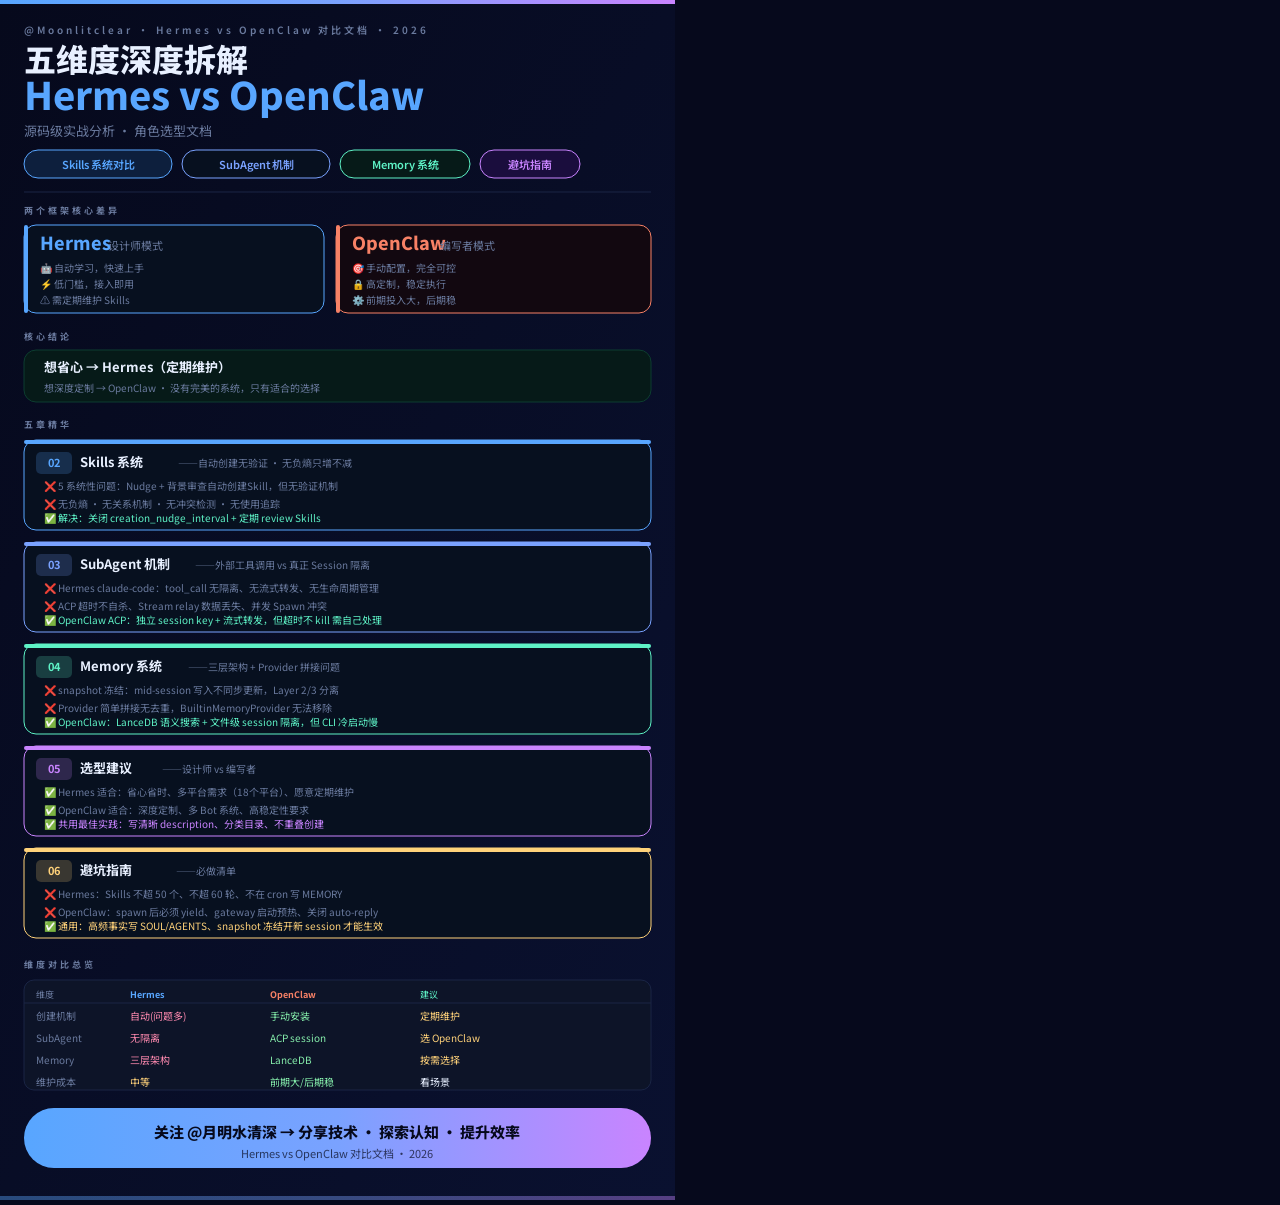
<file: infographic.html>
<!DOCTYPE html><html lang="zh-CN"><head><meta charset="utf-8"><link rel="preconnect" href="https://fonts.googleapis.com"><link rel="preconnect" href="https://fonts.gstatic.com" crossorigin><link href="https://fonts.googleapis.com/css2?family=Noto+Sans+SC:wght@400;500;600;700;800&display=swap" rel="stylesheet"><style>* { margin:0; padding:0; box-sizing:border-box; } body { width: 675px; height: 1200px; background: #06091c; font-family: "Noto Sans SC", sans-serif; overflow: hidden; }</style></head><body><svg viewBox="0 0 675 1200" xmlns="http://www.w3.org/2000/svg">
  <defs>
    <linearGradient id="bg" x1="0%" y1="0%" x2="100%" y2="100%">
      <stop offset="0%" stop-color="#06091c"/>
      <stop offset="100%" stop-color="#0a1130"/>
    </linearGradient>
    <linearGradient id="pg" x1="0%" y1="0%" x2="100%" y2="0%">
      <stop offset="0%" stop-color="#58a6ff"/>
      <stop offset="50%" stop-color="#7aa2ff"/>
      <stop offset="100%" stop-color="#c984ff"/>
    </linearGradient>
  </defs>

  <rect width="675" height="1200" fill="url(#bg)"/>

  <!-- Top accent bar -->
  <rect x="0" y="0" width="675" height="4" fill="url(#pg)"/>

  <!-- Header -->
  <text x="24" y="34" fill="#6a7a9e" font-size="10" font-weight="600" letter-spacing="3" font-family="Noto Sans SC">@Moonlitclear · Hermes vs OpenClaw 对比文档 · 2026</text>

  <!-- Hero title -->
  <text x="24" y="72" fill="#e8f0ff" font-size="32" font-weight="800" font-family="Noto Sans SC">五维度深度拆解</text>
  <text x="24" y="110" fill="#58a6ff" font-size="38" font-weight="800" font-family="Noto Sans SC">Hermes vs OpenClaw</text>
  <text x="24" y="136" fill="#6a7a9e" font-size="13" font-family="Noto Sans SC">源码级实战分析 · 角色选型文档</text>


  <!-- Pill tags -->
  <rect x="24" y="150" width="148" height="28" rx="14" fill="#0d1f3d" stroke="#58a6ff" stroke-width="1"/>
  <text x="98" y="169" fill="#58a6ff" font-size="11" text-anchor="middle" font-weight="600" font-family="Noto Sans SC">Skills 系统对比</text>
  <rect x="182" y="150" width="148" height="28" rx="14" fill="#07101f" stroke="#7aa2ff" stroke-width="1"/>
  <text x="256" y="169" fill="#7aa2ff" font-size="11" text-anchor="middle" font-weight="600" font-family="Noto Sans SC">SubAgent 机制</text>
  <rect x="340" y="150" width="130" height="28" rx="14" fill="#061a18" stroke="#5ef2c6" stroke-width="1"/>
  <text x="405" y="169" fill="#5ef2c6" font-size="11" text-anchor="middle" font-weight="600" font-family="Noto Sans SC">Memory 系统</text>
  <rect x="480" y="150" width="100" height="28" rx="14" fill="#1a0d3d" stroke="#c984ff" stroke-width="1"/>
  <text x="530" y="169" fill="#c984ff" font-size="11" text-anchor="middle" font-weight="600" font-family="Noto Sans SC">避坑指南</text>

  <line x1="24" y1="192" x2="651" y2="192" stroke="#1a2545" stroke-width="1"/>

  <!-- Two framework traits -->
  <text x="24" y="214" fill="#6a7a9e" font-size="9" font-weight="700" letter-spacing="3" font-family="Noto Sans SC">两个框架核心差异</text>

  <!-- Hermes card -->
  <rect x="24" y="225" width="300" height="88" rx="12" fill="#07101f" stroke="#58a6ff" stroke-width="1"/>
  <rect x="24" y="225" width="4" height="88" rx="2" fill="#58a6ff"/>
  <text x="40" y="250" fill="#58a6ff" font-size="18" font-weight="800" font-family="Noto Sans SC">Hermes</text>
  <text x="108" y="250" fill="#6a7a9e" font-size="11" font-family="Noto Sans SC">设计师模式</text>
  <text x="40" y="272" fill="#6a7a9e" font-size="10" font-family="Noto Sans SC">🤖 自动学习，快速上手</text>
  <text x="40" y="288" fill="#6a7a9e" font-size="10" font-family="Noto Sans SC">⚡ 低门槛，接入即用</text>
  <text x="40" y="304" fill="#6a7a9e" font-size="10" font-family="Noto Sans SC">⚠️ 需定期维护 Skills</text>

  <!-- OpenClaw card -->
  <rect x="336" y="225" width="315" height="88" rx="12" fill="#120810" stroke="#f78166" stroke-width="1"/>
  <rect x="336" y="225" width="4" height="88" rx="2" fill="#f78166"/>
  <text x="352" y="250" fill="#f78166" font-size="18" font-weight="800" font-family="Noto Sans SC">OpenClaw</text>
  <text x="440" y="250" fill="#6a7a9e" font-size="11" font-family="Noto Sans SC">编写者模式</text>
  <text x="352" y="272" fill="#6a7a9e" font-size="10" font-family="Noto Sans SC">🎯 手动配置，完全可控</text>
  <text x="352" y="288" fill="#6a7a9e" font-size="10" font-family="Noto Sans SC">🔒 高定制，稳定执行</text>
  <text x="352" y="304" fill="#6a7a9e" font-size="10" font-family="Noto Sans SC">⚙️ 前期投入大，后期稳</text>

  <!-- Core verdict -->
  <text x="24" y="340" fill="#6a7a9e" font-size="9" font-weight="700" letter-spacing="3" font-family="Noto Sans SC">核心结论</text>
  <rect x="24" y="350" width="627" height="52" rx="12" fill="#061a18" stroke="#0d3d30" stroke-width="1"/>
  <text x="44" y="372" fill="#e8f0ff" font-size="13" font-weight="700" font-family="Noto Sans SC">想省心 → Hermes（定期维护）</text>
  <text x="44" y="392" fill="#6a7a9e" font-size="10" font-family="Noto Sans SC">想深度定制 → OpenClaw · 没有完美的系统，只有适合的选择</text>

  <!-- 5 chapters -->
  <text x="24" y="428" fill="#6a7a9e" font-size="9" font-weight="700" letter-spacing="3" font-family="Noto Sans SC">五章精华</text>

  <!-- Chapter 02 -->
  <rect x="24" y="440" width="627" height="90" rx="12" fill="#07101f" stroke="#58a6ff" stroke-width="1"/>
  <rect x="24" y="440" width="627" height="4" rx="2" fill="#58a6ff"/>
  <rect x="36" y="452" width="36" height="22" rx="5" fill="#58a6ff" fill-opacity="0.2"/>
  <text x="54" y="467" fill="#58a6ff" font-size="11" text-anchor="middle" font-weight="700" font-family="Noto Sans SC">02</text>
  <text x="80" y="467" fill="#e8f0ff" font-size="13" font-weight="700" font-family="Noto Sans SC">Skills 系统</text>
  <text x="178" y="467" fill="#6a7a9e" font-size="10" font-family="Noto Sans SC">——自动创建无验证 · 无负熵只增不减</text>
  <text x="44" y="490" fill="#6a7a9e" font-size="10" font-family="Noto Sans SC">❌ 5 系统性问题：Nudge + 背景审查自动创建Skill，但无验证机制</text>
  <text x="44" y="508" fill="#6a7a9e" font-size="10" font-family="Noto Sans SC">❌ 无负熵 · 无关系机制 · 无冲突检测 · 无使用追踪</text>
  <text x="44" y="522" fill="#5ef2c6" font-size="10" font-family="Noto Sans SC">✅ 解决：关闭 creation_nudge_interval + 定期 review Skills</text>

  <!-- Chapter 03 -->
  <rect x="24" y="542" width="627" height="90" rx="12" fill="#07101f" stroke="#7aa2ff" stroke-width="1"/>
  <rect x="24" y="542" width="627" height="4" rx="2" fill="#7aa2ff"/>
  <rect x="36" y="554" width="36" height="22" rx="5" fill="#7aa2ff" fill-opacity="0.2"/>
  <text x="54" y="569" fill="#7aa2ff" font-size="11" text-anchor="middle" font-weight="700" font-family="Noto Sans SC">03</text>
  <text x="80" y="569" fill="#e8f0ff" font-size="13" font-weight="700" font-family="Noto Sans SC">SubAgent 机制</text>
  <text x="195" y="569" fill="#6a7a9e" font-size="10" font-family="Noto Sans SC">——外部工具调用 vs 真正 Session 隔离</text>
  <text x="44" y="592" fill="#6a7a9e" font-size="10" font-family="Noto Sans SC">❌ Hermes claude-code：tool_call 无隔离、无流式转发、无生命周期管理</text>
  <text x="44" y="610" fill="#6a7a9e" font-size="10" font-family="Noto Sans SC">❌ ACP 超时不自杀、Stream relay 数据丢失、并发 Spawn 冲突</text>
  <text x="44" y="624" fill="#5ef2c6" font-size="10" font-family="Noto Sans SC">✅ OpenClaw ACP：独立 session key + 流式转发，但超时不 kill 需自己处理</text>

  <!-- Chapter 04 -->
  <rect x="24" y="644" width="627" height="90" rx="12" fill="#07101f" stroke="#5ef2c6" stroke-width="1"/>
  <rect x="24" y="644" width="627" height="4" rx="2" fill="#5ef2c6"/>
  <rect x="36" y="656" width="36" height="22" rx="5" fill="#5ef2c6" fill-opacity="0.2"/>
  <text x="54" y="671" fill="#5ef2c6" font-size="11" text-anchor="middle" font-weight="700" font-family="Noto Sans SC">04</text>
  <text x="80" y="671" fill="#e8f0ff" font-size="13" font-weight="700" font-family="Noto Sans SC">Memory 系统</text>
  <text x="188" y="671" fill="#6a7a9e" font-size="10" font-family="Noto Sans SC">——三层架构 + Provider 拼接问题</text>
  <text x="44" y="694" fill="#6a7a9e" font-size="10" font-family="Noto Sans SC">❌ snapshot 冻结：mid-session 写入不同步更新，Layer 2/3 分离</text>
  <text x="44" y="712" fill="#6a7a9e" font-size="10" font-family="Noto Sans SC">❌ Provider 简单拼接无去重，BuiltinMemoryProvider 无法移除</text>
  <text x="44" y="726" fill="#5ef2c6" font-size="10" font-family="Noto Sans SC">✅ OpenClaw：LanceDB 语义搜索 + 文件级 session 隔离，但 CLI 冷启动慢</text>

  <!-- Chapter 05 -->
  <rect x="24" y="746" width="627" height="90" rx="12" fill="#07101f" stroke="#c984ff" stroke-width="1"/>
  <rect x="24" y="746" width="627" height="4" rx="2" fill="#c984ff"/>
  <rect x="36" y="758" width="36" height="22" rx="5" fill="#c984ff" fill-opacity="0.2"/>
  <text x="54" y="773" fill="#c984ff" font-size="11" text-anchor="middle" font-weight="700" font-family="Noto Sans SC">05</text>
  <text x="80" y="773" fill="#e8f0ff" font-size="13" font-weight="700" font-family="Noto Sans SC">选型建议</text>
  <text x="162" y="773" fill="#6a7a9e" font-size="10" font-family="Noto Sans SC">——设计师 vs 编写者</text>
  <text x="44" y="796" fill="#6a7a9e" font-size="10" font-family="Noto Sans SC">✅ Hermes 适合：省心省时、多平台需求（18个平台）、愿意定期维护</text>
  <text x="44" y="814" fill="#6a7a9e" font-size="10" font-family="Noto Sans SC">✅ OpenClaw 适合：深度定制、多 Bot 系统、高稳定性要求</text>
  <text x="44" y="828" fill="#c984ff" font-size="10" font-family="Noto Sans SC">✅ 共用最佳实践：写清晰 description、分类目录、不重叠创建</text>

  <!-- Chapter 06 -->
  <rect x="24" y="848" width="627" height="90" rx="12" fill="#07101f" stroke="#ffd27a" stroke-width="1"/>
  <rect x="24" y="848" width="627" height="4" rx="2" fill="#ffd27a"/>
  <rect x="36" y="860" width="36" height="22" rx="5" fill="#ffd27a" fill-opacity="0.2"/>
  <text x="54" y="875" fill="#ffd27a" font-size="11" text-anchor="middle" font-weight="700" font-family="Noto Sans SC">06</text>
  <text x="80" y="875" fill="#e8f0ff" font-size="13" font-weight="700" font-family="Noto Sans SC">避坑指南</text>
  <text x="176" y="875" fill="#6a7a9e" font-size="10" font-family="Noto Sans SC">——必做清单</text>
  <text x="44" y="898" fill="#6a7a9e" font-size="10" font-family="Noto Sans SC">❌ Hermes：Skills 不超 50 个、不超 60 轮、不在 cron 写 MEMORY</text>
  <text x="44" y="916" fill="#6a7a9e" font-size="10" font-family="Noto Sans SC">❌ OpenClaw：spawn 后必须 yield、gateway 启动预热、关闭 auto-reply</text>
  <text x="44" y="930" fill="#ffd27a" font-size="10" font-family="Noto Sans SC">✅ 通用：高频事实写 SOUL/AGENTS、snapshot 冻结开新 session 才能生效</text>

  <!-- Bottom comparison table -->
  <text x="24" y="968" fill="#6a7a9e" font-size="9" font-weight="700" letter-spacing="3" font-family="Noto Sans SC">维度对比总览</text>
  <rect x="24" y="980" width="627" height="110" rx="10" fill="#0d1428" stroke="#1a2545" stroke-width="1"/>
  <!-- Table headers -->
  <text x="36" y="998" fill="#6a7a9e" font-size="9" font-family="Noto Sans SC">维度</text>
  <text x="130" y="998" fill="#58a6ff" font-size="9" font-weight="700" font-family="Noto Sans SC">Hermes</text>
  <text x="270" y="998" fill="#f78166" font-size="9" font-weight="700" font-family="Noto Sans SC">OpenClaw</text>
  <text x="420" y="998" fill="#5ef2c6" font-size="9" font-family="Noto Sans SC">建议</text>
  <line x1="24" y1="1003" x2="651" y2="1003" stroke="#1a2545" stroke-width="1"/>
  <!-- Rows -->
  <text x="36" y="1020" fill="#6a7a9e" font-size="10" font-family="Noto Sans SC">创建机制</text>
  <text x="130" y="1020" fill="#ff8ab0" font-size="10" font-family="Noto Sans SC">自动(问题多)</text>
  <text x="270" y="1020" fill="#86efac" font-size="10" font-family="Noto Sans SC">手动安装</text>
  <text x="420" y="1020" fill="#ffd27a" font-size="10" font-family="Noto Sans SC">定期维护</text>

  <text x="36" y="1042" fill="#6a7a9e" font-size="10" font-family="Noto Sans SC">SubAgent</text>
  <text x="130" y="1042" fill="#ff8ab0" font-size="10" font-family="Noto Sans SC">无隔离</text>
  <text x="270" y="1042" fill="#86efac" font-size="10" font-family="Noto Sans SC">ACP session</text>
  <text x="420" y="1042" fill="#ffd27a" font-size="10" font-family="Noto Sans SC">选 OpenClaw</text>

  <text x="36" y="1064" fill="#6a7a9e" font-size="10" font-family="Noto Sans SC">Memory</text>
  <text x="130" y="1064" fill="#ff8ab0" font-size="10" font-family="Noto Sans SC">三层架构</text>
  <text x="270" y="1064" fill="#86efac" font-size="10" font-family="Noto Sans SC">LanceDB</text>
  <text x="420" y="1064" fill="#ffd27a" font-size="10" font-family="Noto Sans SC">按需选择</text>

  <text x="36" y="1086" fill="#6a7a9e" font-size="10" font-family="Noto Sans SC">维护成本</text>
  <text x="130" y="1086" fill="#ffd27a" font-size="10" font-family="Noto Sans SC">中等</text>
  <text x="270" y="1086" fill="#86efac" font-size="10" font-family="Noto Sans SC">前期大/后期稳</text>
  <text x="420" y="1086" fill="#e8f0ff" font-size="10" font-family="Noto Sans SC">看场景</text>

  <!-- CTA -->
  <rect x="24" y="1108" width="627" height="60" rx="30" fill="url(#pg)"/>
  <text x="337" y="1138" fill="#06091c" font-size="15" text-anchor="middle" font-weight="800" font-family="Noto Sans SC">关注 @月明水清深 → 分享技术 · 探索认知 · 提升效率</text>
  <text x="337" y="1158" fill="#06091c" font-size="11" text-anchor="middle" opacity="0.7" font-family="Noto Sans SC">Hermes vs OpenClaw 对比文档 · 2026</text>

  <!-- Bottom bar -->
  <rect x="0" y="1196" width="675" height="4" fill="url(#pg)" opacity="0.4"/>
</svg>
</body></html>
</file>
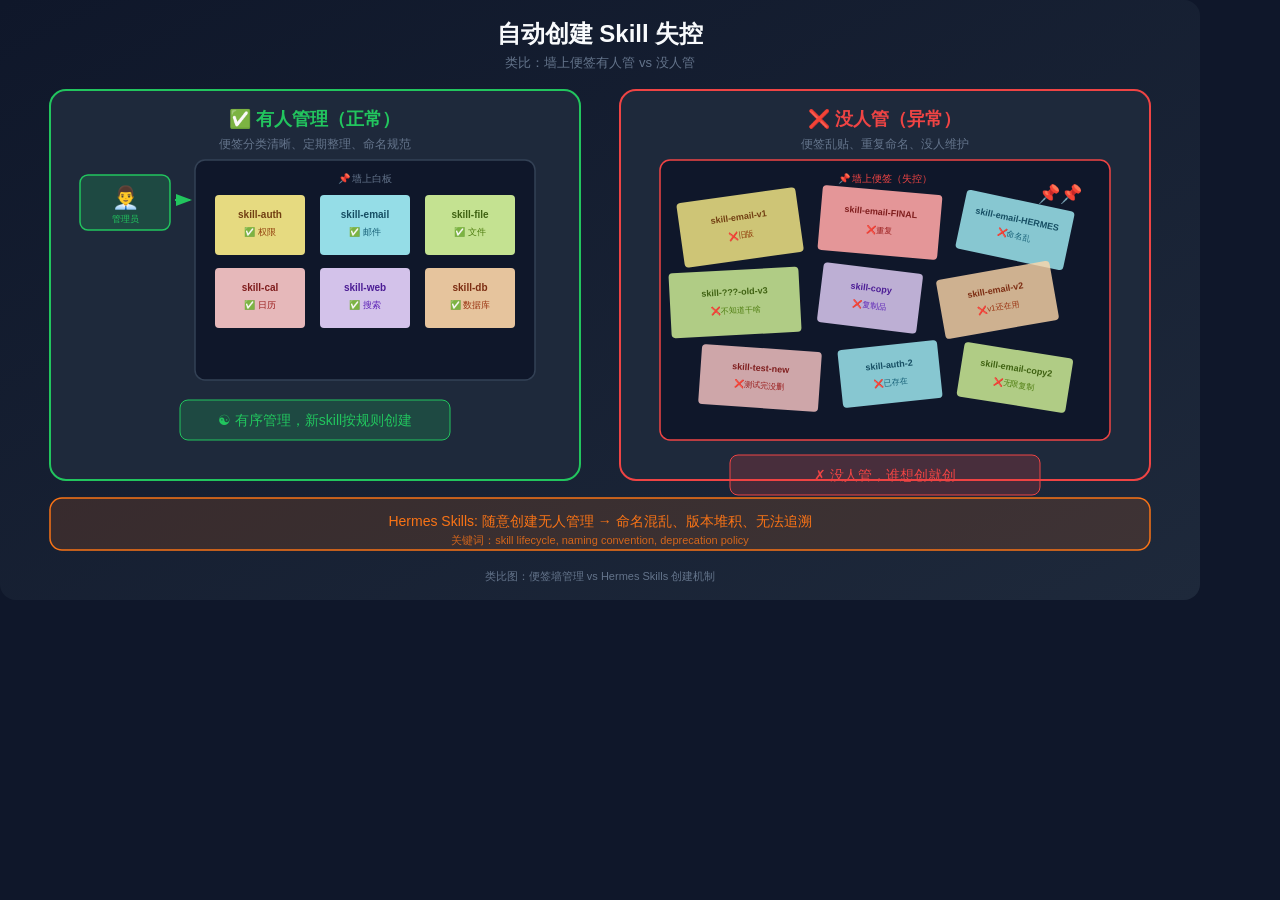
<file: assets/ch02-auto-creation_render.html>
<!DOCTYPE html>
<html lang="zh-CN">
<head>
<meta charset="utf-8">
<link rel="preconnect" href="https://fonts.googleapis.com">
<link rel="preconnect" href="https://fonts.gstatic.com" crossorigin>
<link href="https://fonts.googleapis.com/css2?family=Noto+Sans+SC:wght@400;500;600;700;800&display=swap" rel="stylesheet">
<style>
* { margin:0; padding:0; box-sizing:border-box; }
body {
  width: 1200px;
  height: 600px;
  background: #0f172a;
  font-family: "Noto Sans SC", sans-serif;
  overflow: hidden;
}
</style>
</head>
<body>
<img src="[data-uri]" style="width:1200px;height:600px;display:block"/>
</body>
</html>
</file>
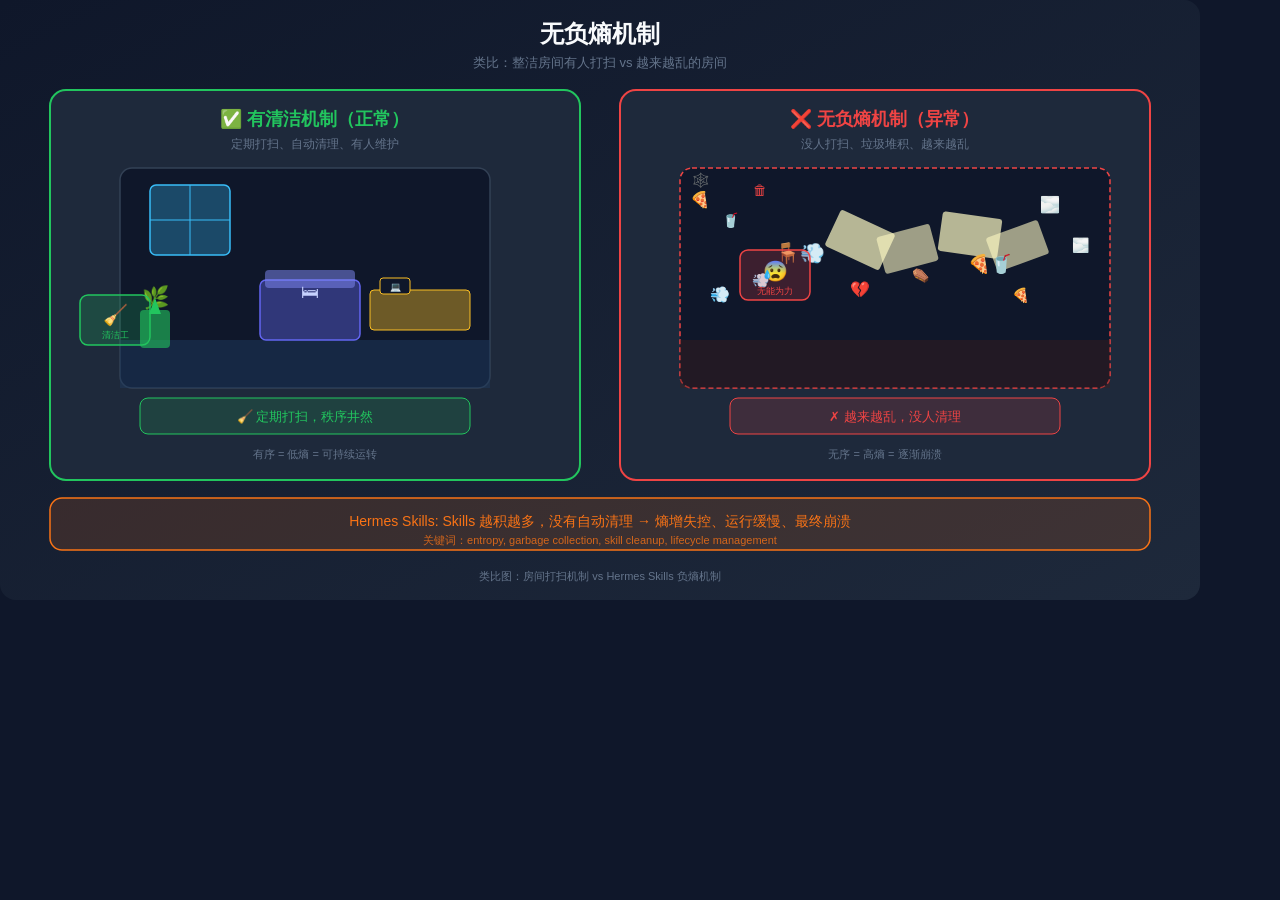
<file: assets/ch02-entropy_render.html>
<!DOCTYPE html>
<html lang="zh-CN">
<head>
<meta charset="utf-8">
<link rel="preconnect" href="https://fonts.googleapis.com">
<link rel="preconnect" href="https://fonts.gstatic.com" crossorigin>
<link href="https://fonts.googleapis.com/css2?family=Noto+Sans+SC:wght@400;500;600;700;800&display=swap" rel="stylesheet">
<style>
* { margin:0; padding:0; box-sizing:border-box; }
body {
  width: 1200px;
  height: 600px;
  background: #0f172a;
  font-family: "Noto Sans SC", sans-serif;
  overflow: hidden;
}
</style>
</head>
<body>
<img src="[data-uri]" style="width:1200px;height:600px;display:block"/>
</body>
</html>
</file>
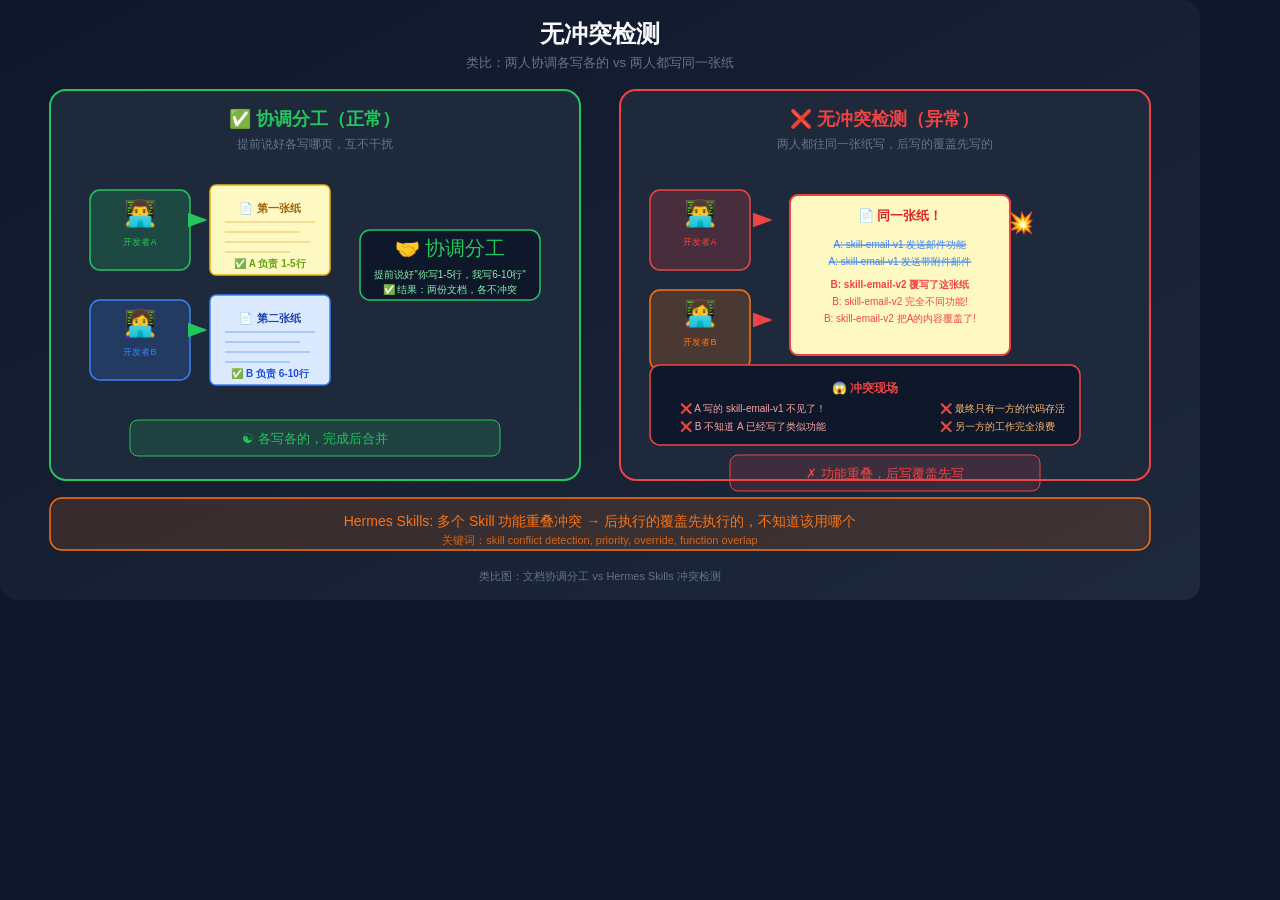
<file: assets/ch02-no-conflict_render.html>
<!DOCTYPE html>
<html lang="zh-CN">
<head>
<meta charset="utf-8">
<link rel="preconnect" href="https://fonts.googleapis.com">
<link rel="preconnect" href="https://fonts.gstatic.com" crossorigin>
<link href="https://fonts.googleapis.com/css2?family=Noto+Sans+SC:wght@400;500;600;700;800&display=swap" rel="stylesheet">
<style>
* { margin:0; padding:0; box-sizing:border-box; }
body {
  width: 1200px;
  height: 600px;
  background: #0f172a;
  font-family: "Noto Sans SC", sans-serif;
  overflow: hidden;
}
</style>
</head>
<body>
<img src="[data-uri]" style="width:1200px;height:600px;display:block"/>
</body>
</html>
</file>
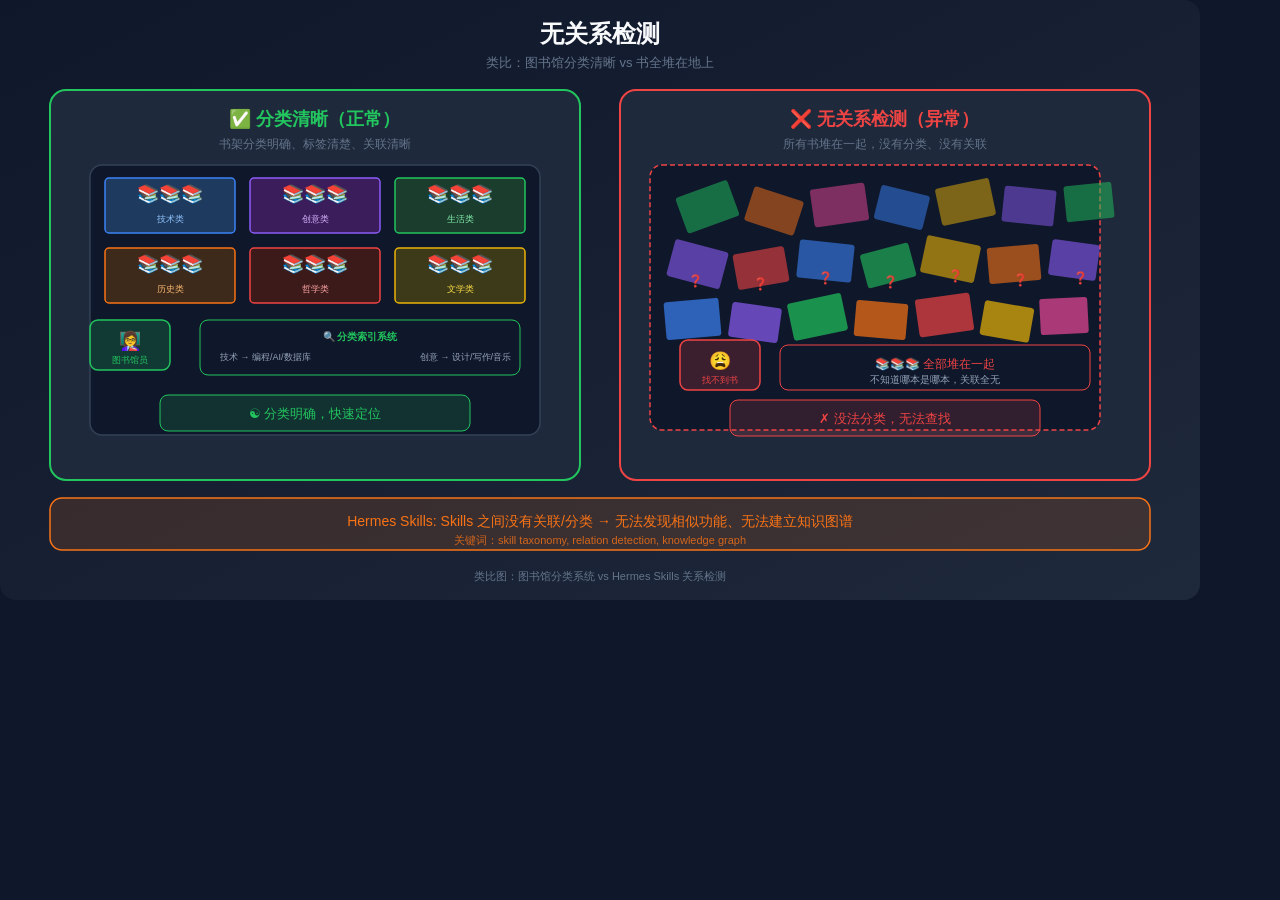
<file: assets/ch02-no-relation_render.html>
<!DOCTYPE html>
<html lang="zh-CN">
<head>
<meta charset="utf-8">
<link rel="preconnect" href="https://fonts.googleapis.com">
<link rel="preconnect" href="https://fonts.gstatic.com" crossorigin>
<link href="https://fonts.googleapis.com/css2?family=Noto+Sans+SC:wght@400;500;600;700;800&display=swap" rel="stylesheet">
<style>
* { margin:0; padding:0; box-sizing:border-box; }
body {
  width: 1200px;
  height: 600px;
  background: #0f172a;
  font-family: "Noto Sans SC", sans-serif;
  overflow: hidden;
}
</style>
</head>
<body>
<img src="[data-uri]" style="width:1200px;height:600px;display:block"/>
</body>
</html>
</file>
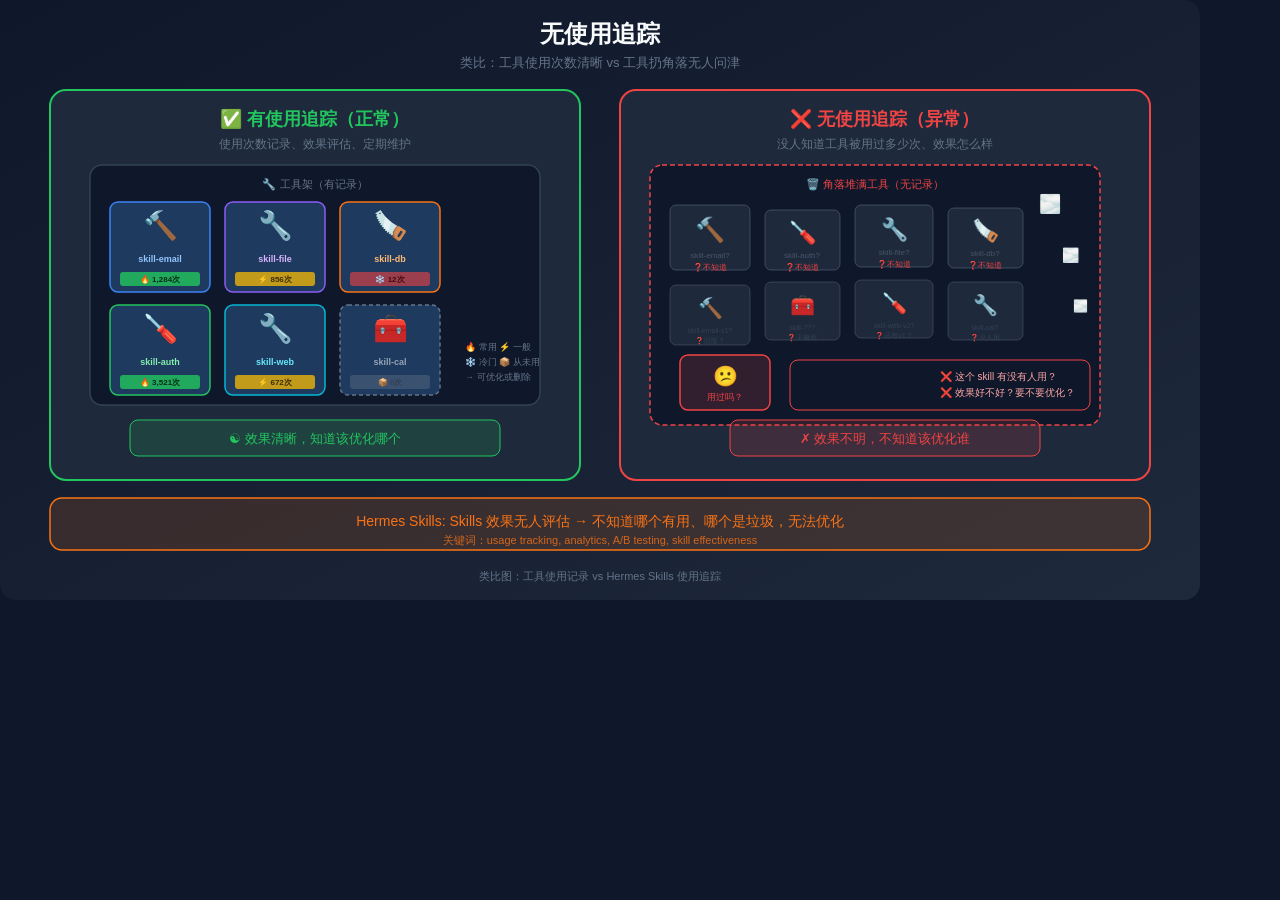
<file: assets/ch02-no-usage-track_render.html>
<!DOCTYPE html>
<html lang="zh-CN">
<head>
<meta charset="utf-8">
<link rel="preconnect" href="https://fonts.googleapis.com">
<link rel="preconnect" href="https://fonts.gstatic.com" crossorigin>
<link href="https://fonts.googleapis.com/css2?family=Noto+Sans+SC:wght@400;500;600;700;800&display=swap" rel="stylesheet">
<style>
* { margin:0; padding:0; box-sizing:border-box; }
body {
  width: 1200px;
  height: 600px;
  background: #0f172a;
  font-family: "Noto Sans SC", sans-serif;
  overflow: hidden;
}
</style>
</head>
<body>
<img src="[data-uri]" style="width:1200px;height:600px;display:block"/>
</body>
</html>
</file>
